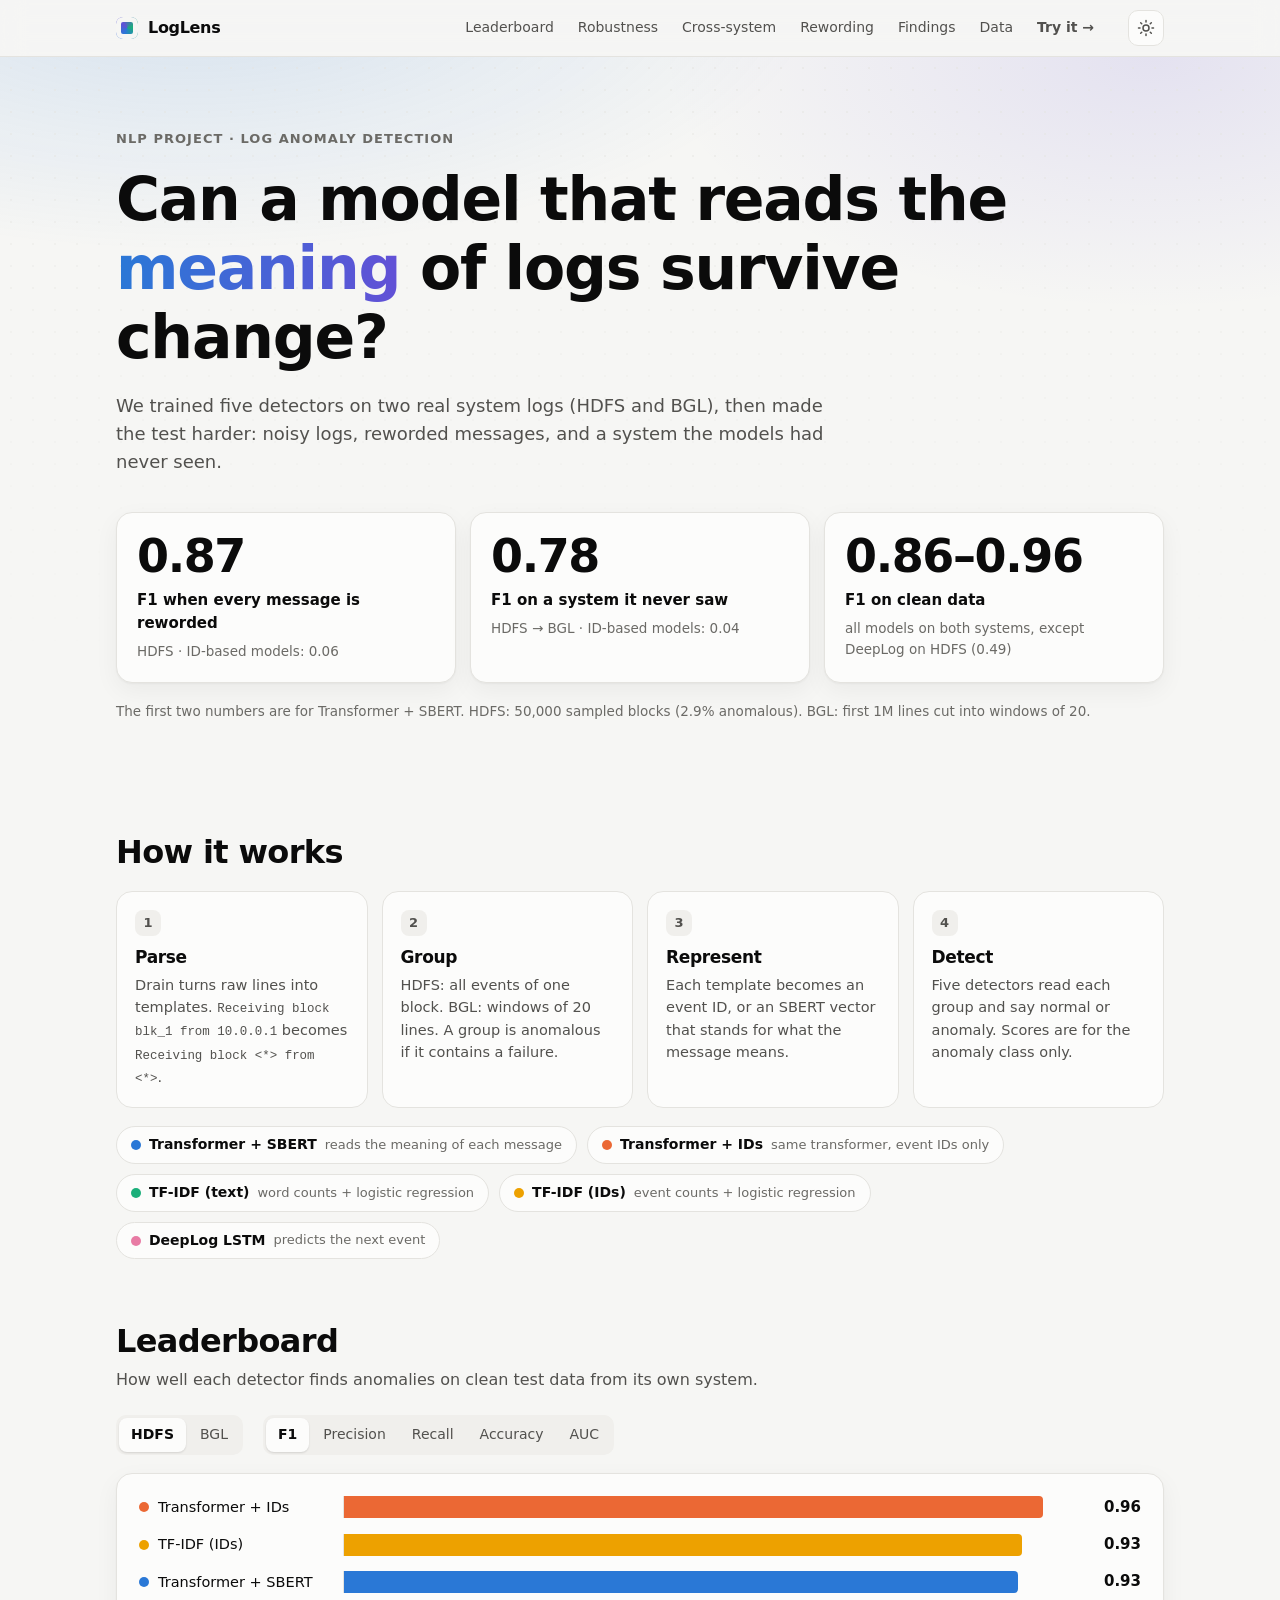
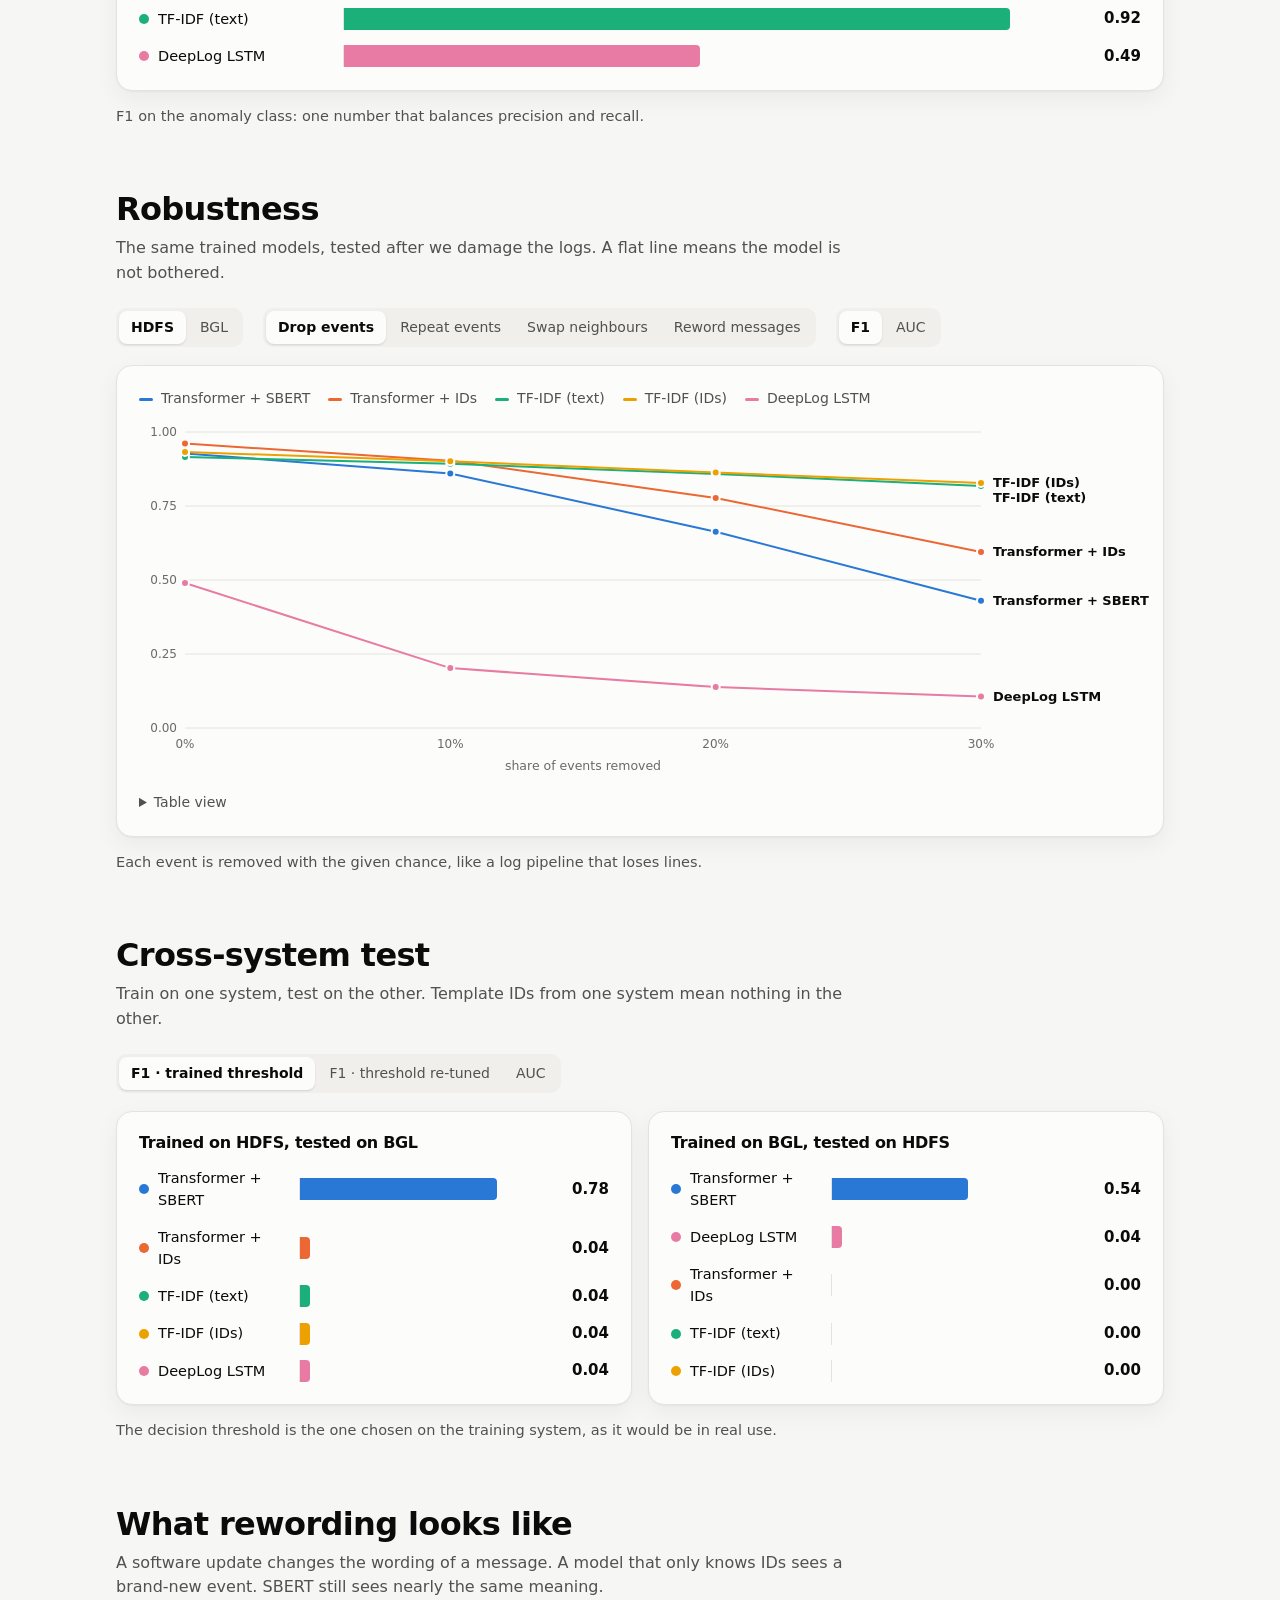
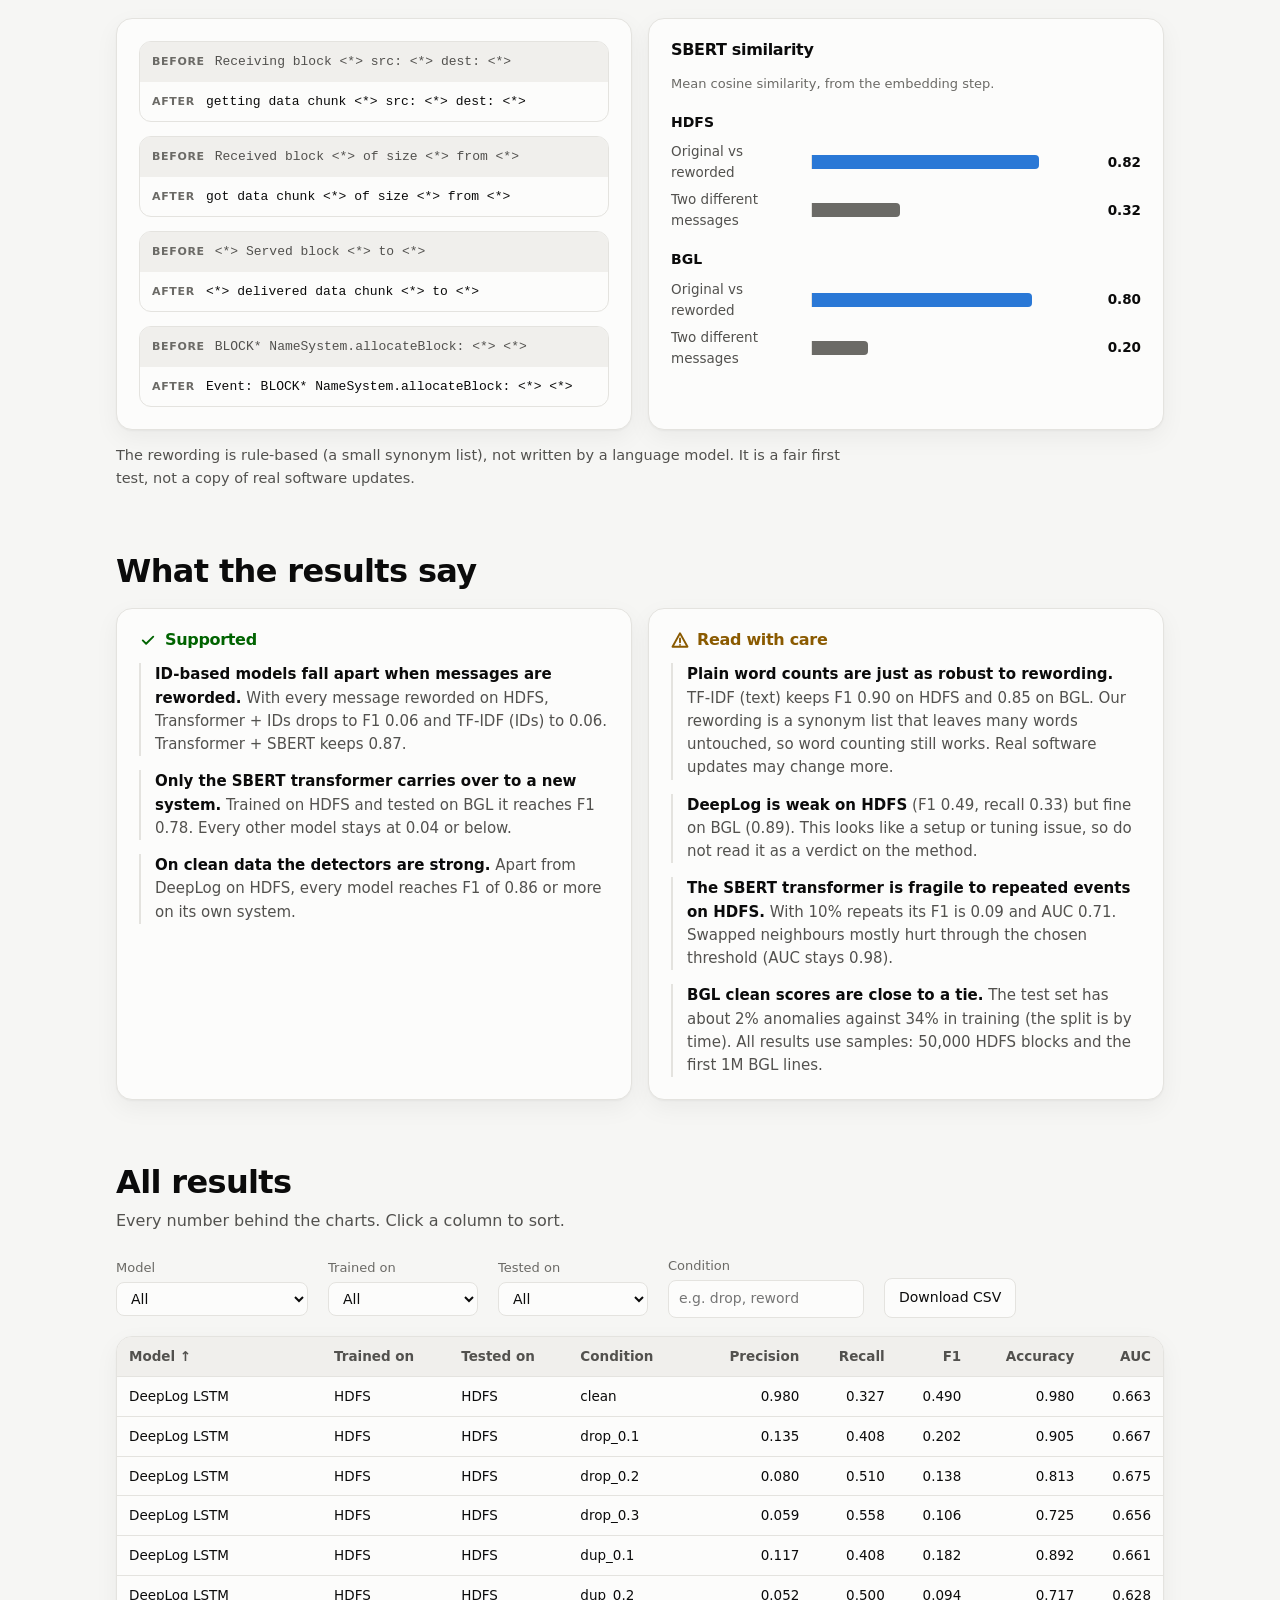
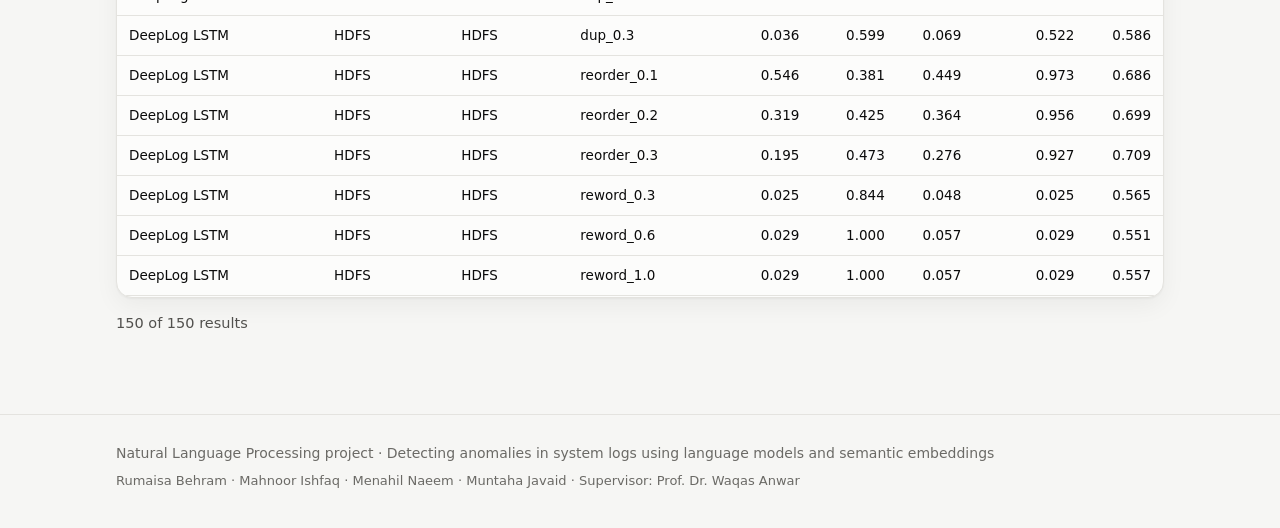
<file: app/index.html>
<!doctype html>
<html lang="en">
<head>
<meta charset="utf-8">
<meta name="viewport" content="width=device-width, initial-scale=1">
<title>LogLens</title>
<meta name="description" content="Results of log anomaly detection with language models and semantic embeddings.">
<link rel="stylesheet" href="style.css">
</head>
<body>

<header class="nav">
  <div class="nav-in">
    <a class="brand" href="#top"><span class="logo" aria-hidden="true"></span>LogLens</a>
    <nav>
      <a href="#leaderboard">Leaderboard</a>
      <a href="#robustness">Robustness</a>
      <a href="#cross">Cross-system</a>
      <a href="#rewording">Rewording</a>
      <a href="#findings">Findings</a>
      <a href="#data">Data</a>
      <a href="try.html"><b>Try it →</b></a>
    </nav>
    <button id="theme" class="icon-btn" type="button" aria-label="Switch theme" title="Switch theme">
      <svg viewBox="0 0 24 24" width="18" height="18" fill="none" stroke="currentColor" stroke-width="2" stroke-linecap="round"><circle cx="12" cy="12" r="4"/><path d="M12 2v2M12 20v2M4.9 4.9l1.4 1.4M17.7 17.7l1.4 1.4M2 12h2M20 12h2M4.9 19.1l1.4-1.4M17.7 6.3l1.4-1.4"/></svg>
    </button>
  </div>
</header>

<main id="top">

<section class="hero">
  <div class="wrap">
    <p class="eyebrow">NLP project · Log anomaly detection</p>
    <h1>Can a model that reads the <span class="grad">meaning</span> of logs survive change?</h1>
    <p class="lead">We trained five detectors on two real system logs (HDFS and BGL), then made the test harder: noisy logs, reworded messages, and a system the models had never seen.</p>
    <div class="tiles" id="tiles"></div>
    <p class="scale" id="scale"></p>
  </div>
</section>

<section class="wrap block" id="how">
  <h2>How it works</h2>
  <div class="steps">
    <div class="step"><span class="n">1</span><h3>Parse</h3><p>Drain turns raw lines into templates. <em>Receiving block blk_1 from 10.0.0.1</em> becomes <em>Receiving block &lt;*&gt; from &lt;*&gt;</em>.</p></div>
    <div class="step"><span class="n">2</span><h3>Group</h3><p>HDFS: all events of one block. BGL: windows of 20 lines. A group is anomalous if it contains a failure.</p></div>
    <div class="step"><span class="n">3</span><h3>Represent</h3><p>Each template becomes an event ID, or an SBERT vector that stands for what the message means.</p></div>
    <div class="step"><span class="n">4</span><h3>Detect</h3><p>Five detectors read each group and say normal or anomaly. Scores are for the anomaly class only.</p></div>
  </div>
  <div class="chips" id="model-chips"></div>
</section>

<section class="wrap block" id="leaderboard">
  <h2>Leaderboard</h2>
  <p class="sub">How well each detector finds anomalies on clean test data from its own system.</p>
  <div class="controls">
    <div id="seg-l-ds"></div>
    <div id="seg-l-metric"></div>
  </div>
  <div class="card"><div id="leader" class="hbars"></div></div>
  <p class="note" id="leader-note"></p>
</section>

<section class="wrap block" id="robustness">
  <h2>Robustness</h2>
  <p class="sub">The same trained models, tested after we damage the logs. A flat line means the model is not bothered.</p>
  <div class="controls">
    <div id="seg-r-ds"></div>
    <div id="seg-r-pert"></div>
    <div id="seg-r-metric"></div>
  </div>
  <div class="card">
    <div class="legend" id="r-legend"></div>
    <div id="r-chart" class="chart"></div>
    <details class="tview"><summary>Table view</summary><div id="r-table"></div></details>
  </div>
  <p class="note" id="r-note"></p>
</section>

<section class="wrap block" id="cross">
  <h2>Cross-system test</h2>
  <p class="sub">Train on one system, test on the other. Template IDs from one system mean nothing in the other.</p>
  <div class="controls"><div id="seg-c"></div></div>
  <div class="two">
    <div class="card"><h3 class="ph">Trained on HDFS, tested on BGL</h3><div id="c1" class="hbars"></div></div>
    <div class="card"><h3 class="ph">Trained on BGL, tested on HDFS</h3><div id="c2" class="hbars"></div></div>
  </div>
  <p class="note" id="c-note"></p>
</section>

<section class="wrap block" id="rewording">
  <h2>What rewording looks like</h2>
  <p class="sub">A software update changes the wording of a message. A model that only knows IDs sees a brand-new event. SBERT still sees nearly the same meaning.</p>
  <div class="two">
    <div class="card pairs">
      <div class="pair"><div class="before"><span class="tag">before</span>Receiving block &lt;*&gt; src: &lt;*&gt; dest: &lt;*&gt;</div><div class="after"><span class="tag">after</span>getting data chunk &lt;*&gt; src: &lt;*&gt; dest: &lt;*&gt;</div></div>
      <div class="pair"><div class="before"><span class="tag">before</span>Received block &lt;*&gt; of size &lt;*&gt; from &lt;*&gt;</div><div class="after"><span class="tag">after</span>got data chunk &lt;*&gt; of size &lt;*&gt; from &lt;*&gt;</div></div>
      <div class="pair"><div class="before"><span class="tag">before</span>&lt;*&gt; Served block &lt;*&gt; to &lt;*&gt;</div><div class="after"><span class="tag">after</span>&lt;*&gt; delivered data chunk &lt;*&gt; to &lt;*&gt;</div></div>
      <div class="pair"><div class="before"><span class="tag">before</span>BLOCK* NameSystem.allocateBlock: &lt;*&gt; &lt;*&gt;</div><div class="after"><span class="tag">after</span>Event: BLOCK* NameSystem.allocateBlock: &lt;*&gt; &lt;*&gt;</div></div>
    </div>
    <div class="card sim">
      <h3 class="ph">SBERT similarity</h3>
      <p class="mini">Mean cosine similarity, from the embedding step.</p>
      <div id="sim"></div>
    </div>
  </div>
  <p class="note">The rewording is rule-based (a small synonym list), not written by a language model. It is a fair first test, not a copy of real software updates.</p>
</section>

<section class="wrap block" id="findings">
  <h2>What the results say</h2>
  <div class="two">
    <div class="card">
      <h3 class="ph ok"><svg viewBox="0 0 24 24" width="18" height="18" fill="none" stroke="currentColor" stroke-width="2.5" stroke-linecap="round" stroke-linejoin="round"><path d="M5 12.5l4.5 4.5L19 7.5"/></svg>Supported</h3>
      <ul class="list" id="f-good"></ul>
    </div>
    <div class="card">
      <h3 class="ph warn"><svg viewBox="0 0 24 24" width="18" height="18" fill="none" stroke="currentColor" stroke-width="2.5" stroke-linecap="round" stroke-linejoin="round"><path d="M12 3l10 18H2z"/><path d="M12 10v5M12 18.5v.01"/></svg>Read with care</h3>
      <ul class="list" id="f-care"></ul>
    </div>
  </div>
</section>

<section class="wrap block" id="data">
  <h2>All results</h2>
  <p class="sub">Every number behind the charts. Click a column to sort.</p>
  <div class="controls filters">
    <label>Model <select id="f-model"></select></label>
    <label>Trained on <select id="f-train"></select></label>
    <label>Tested on <select id="f-test"></select></label>
    <label>Condition <input id="f-cond" type="search" placeholder="e.g. drop, reword"></label>
    <button id="csv" class="btn" type="button">Download CSV</button>
  </div>
  <div class="card tablecard"><div class="tscroll"><table id="tbl"></table></div></div>
  <p class="note" id="rowcount"></p>
</section>

</main>

<footer class="foot">
  <div class="wrap">
    <p>Natural Language Processing project · Detecting anomalies in system logs using language models and semantic embeddings</p>
    <p class="mini">Rumaisa Behram · Mahnoor Ishfaq · Menahil Naeem · Muntaha Javaid · Supervisor: Prof. Dr. Waqas Anwar</p>
  </div>
</footer>

<div id="tip" role="tooltip"></div>
<script src="data.js"></script>
<script src="app.js"></script>
</body>
</html>
</file>
<file: app/style.css>
:root {
  color-scheme: light;
  --bg: #f6f6f4;
  --surface: #fcfcfb;
  --surface-2: #f0efec;
  --ink: #0b0b0b;
  --ink-2: #52514e;
  --ink-3: #6b6a66;
  --line: #e4e3df;
  --shadow: 0 1px 2px rgba(11, 11, 11, .04), 0 8px 24px rgba(11, 11, 11, .05);
  --s1: #2a78d6;
  --s2: #eb6834;
  --s3: #1baf7a;
  --s4: #eda100;
  --s5: #e87ba4;
  --good: #006300;
  --warn: #8a5a00;
  --glow-a: rgba(42, 120, 214, .16);
  --glow-b: rgba(98, 80, 214, .12);
  --grad-a: #2a78d6;
  --grad-b: #6250d6;
}

@media (prefers-color-scheme: dark) {
  :root:where(:not([data-theme="light"])) {
    color-scheme: dark;
    --bg: #121211;
    --surface: #1a1a19;
    --surface-2: #232321;
    --ink: #f0efec;
    --ink-2: #c3c2b7;
    --ink-3: #9a998f;
    --line: #2d2d2a;
    --shadow: 0 1px 2px rgba(0, 0, 0, .3), 0 8px 24px rgba(0, 0, 0, .25);
    --s1: #3987e5;
    --s2: #d95926;
    --s3: #199e70;
    --s4: #c98500;
    --s5: #d55181;
    --good: #0ca30c;
    --warn: #fab219;
    --glow-a: rgba(57, 135, 229, .22);
    --glow-b: rgba(144, 133, 233, .16);
    --grad-a: #6da7ec;
    --grad-b: #9085e9;
  }
}

:root[data-theme="dark"] {
  color-scheme: dark;
  --bg: #121211;
  --surface: #1a1a19;
  --surface-2: #232321;
  --ink: #f0efec;
  --ink-2: #c3c2b7;
  --ink-3: #9a998f;
  --line: #2d2d2a;
  --shadow: 0 1px 2px rgba(0, 0, 0, .3), 0 8px 24px rgba(0, 0, 0, .25);
  --s1: #3987e5;
  --s2: #d95926;
  --s3: #199e70;
  --s4: #c98500;
  --s5: #d55181;
  --good: #0ca30c;
  --warn: #fab219;
  --glow-a: rgba(57, 135, 229, .22);
  --glow-b: rgba(144, 133, 233, .16);
  --grad-a: #6da7ec;
  --grad-b: #9085e9;
}

* { box-sizing: border-box; }
html { scroll-behavior: smooth; scroll-padding-top: 72px; }
body {
  margin: 0;
  background: var(--bg);
  color: var(--ink);
  font: 16px/1.55 Inter, system-ui, -apple-system, "Segoe UI", Roboto, sans-serif;
  -webkit-font-smoothing: antialiased;
}
.wrap { max-width: 1080px; margin: 0 auto; padding: 0 16px; }
h1, h2, h3 { line-height: 1.15; letter-spacing: -.02em; margin: 0; }
p { margin: 0; }
em { font-style: normal; font-family: ui-monospace, SFMono-Regular, Menlo, monospace; font-size: .86em; color: var(--ink-2); }

/* nav */
.nav {
  position: sticky; top: 0; z-index: 20;
  background: color-mix(in srgb, var(--bg) 80%, transparent);
  backdrop-filter: blur(12px);
  border-bottom: 1px solid var(--line);
}
.nav-in { max-width: 1080px; margin: 0 auto; padding: 0 16px; height: 56px; display: flex; align-items: center; gap: 24px; }
.brand { display: flex; align-items: center; gap: 10px; font-weight: 700; letter-spacing: -.02em; color: var(--ink); text-decoration: none; }
.logo { width: 22px; height: 22px; border-radius: 7px; background: conic-gradient(from 200deg, var(--s1), var(--grad-b), var(--s3), var(--s1)); box-shadow: inset 0 0 0 5px var(--bg); }
.nav nav { display: flex; gap: 4px; margin-left: auto; overflow-x: auto; scrollbar-width: none; }
.nav nav a { color: var(--ink-2); text-decoration: none; font-size: 14px; padding: 6px 10px; border-radius: 8px; white-space: nowrap; }
.nav nav a:hover { color: var(--ink); background: var(--surface-2); }
.icon-btn { border: 1px solid var(--line); background: var(--surface); color: var(--ink-2); width: 36px; height: 36px; border-radius: 10px; display: grid; place-items: center; cursor: pointer; flex: none; }
.icon-btn:hover { color: var(--ink); }

/* hero */
.hero {
  padding: 72px 0 56px;
  background:
    radial-gradient(900px 380px at 15% -10%, var(--glow-a), transparent 70%),
    radial-gradient(700px 360px at 90% 0%, var(--glow-b), transparent 70%);
  position: relative;
}
.hero::before {
  content: ""; position: absolute; inset: 0; pointer-events: none; opacity: .5;
  background-image: radial-gradient(var(--line) 1px, transparent 1px);
  background-size: 22px 22px;
  mask-image: linear-gradient(to bottom, #000, transparent 85%);
  -webkit-mask-image: linear-gradient(to bottom, #000, transparent 85%);
}
.hero .wrap { position: relative; }
.eyebrow { font-size: 13px; font-weight: 600; letter-spacing: .08em; text-transform: uppercase; color: var(--ink-3); margin-bottom: 16px; }
.hero h1 { font-size: clamp(34px, 6vw, 60px); max-width: 16em; font-weight: 800; }
.grad { background: linear-gradient(90deg, var(--grad-a), var(--grad-b)); -webkit-background-clip: text; background-clip: text; color: transparent; }
.lead { margin-top: 20px; max-width: 40em; font-size: 18px; color: var(--ink-2); }
.tiles { display: grid; grid-template-columns: repeat(3, 1fr); gap: 14px; margin-top: 36px; }
.tile { background: var(--surface); border: 1px solid var(--line); border-radius: 16px; padding: 20px; box-shadow: var(--shadow); }
.tile .big { font-size: clamp(32px, 5vw, 46px); font-weight: 800; letter-spacing: -.03em; line-height: 1; font-variant-numeric: tabular-nums; }
.tile .lab { margin-top: 10px; font-weight: 600; font-size: 15px; }
.tile .cmp { margin-top: 6px; font-size: 13.5px; color: var(--ink-3); }
.scale { margin-top: 18px; font-size: 13.5px; color: var(--ink-3); }

/* blocks */
.block { padding: 56px 16px 8px; }
.block h2 { font-size: clamp(24px, 3.4vw, 32px); font-weight: 750; }
.sub { margin-top: 8px; color: var(--ink-2); max-width: 46em; }
.note { margin-top: 14px; font-size: 14.5px; color: var(--ink-2); max-width: 52em; }
.mini { font-size: 13px; color: var(--ink-3); }
.card { background: var(--surface); border: 1px solid var(--line); border-radius: 16px; padding: 22px; box-shadow: var(--shadow); margin-top: 18px; }
.two { display: grid; grid-template-columns: 1fr 1fr; gap: 16px; }
.two .card { margin-top: 18px; }
.ph { font-size: 16px; font-weight: 700; margin-bottom: 14px; display: flex; align-items: center; gap: 8px; }
.ph.ok { color: var(--good); }
.ph.warn { color: var(--warn); }

/* steps */
.steps { display: grid; grid-template-columns: repeat(4, 1fr); gap: 14px; margin-top: 20px; }
.step { background: var(--surface); border: 1px solid var(--line); border-radius: 16px; padding: 18px; }
.step .n { display: inline-grid; place-items: center; width: 26px; height: 26px; border-radius: 8px; background: var(--surface-2); font-weight: 700; font-size: 13px; color: var(--ink-2); }
.step h3 { margin: 12px 0 6px; font-size: 17px; }
.step p { font-size: 14.5px; color: var(--ink-2); }
.chips { display: flex; flex-wrap: wrap; gap: 10px; margin-top: 18px; }
.chip { display: flex; align-items: center; gap: 8px; border: 1px solid var(--line); background: var(--surface); border-radius: 999px; padding: 7px 14px; font-size: 14px; }
.dot { width: 10px; height: 10px; border-radius: 50%; display: inline-block; flex: none; }

/* controls */
.controls { display: flex; flex-wrap: wrap; gap: 12px 20px; margin-top: 22px; align-items: center; }
.seg { display: inline-flex; background: var(--surface-2); border-radius: 10px; padding: 3px; gap: 2px; flex-wrap: wrap; }
.seg button { border: 0; background: transparent; color: var(--ink-2); font: inherit; font-size: 14px; padding: 6px 12px; border-radius: 8px; cursor: pointer; }
.seg button:hover { color: var(--ink); }
.seg button[aria-pressed="true"] { background: var(--surface); color: var(--ink); font-weight: 600; box-shadow: 0 1px 2px rgba(0, 0, 0, .12); }
.filters label { font-size: 13px; color: var(--ink-3); display: flex; flex-direction: column; gap: 4px; }
.filters select, .filters input { font: inherit; font-size: 14px; color: var(--ink); background: var(--surface); border: 1px solid var(--line); border-radius: 8px; padding: 7px 10px; min-width: 150px; }
.btn { font: inherit; font-size: 14px; border: 1px solid var(--line); background: var(--surface); color: var(--ink); border-radius: 8px; padding: 8px 14px; cursor: pointer; align-self: flex-end; }
.btn:hover { background: var(--surface-2); }

/* horizontal bars */
.hbars { display: flex; flex-direction: column; gap: 14px; }
.hrow { display: grid; grid-template-columns: 190px 1fr 56px; align-items: center; gap: 14px; }
.hrow .hlabel { display: flex; align-items: center; gap: 9px; font-size: 14.5px; }
.htrack { height: 22px; border-left: 1px solid var(--line); }
.hbar { height: 22px; border-radius: 0 4px 4px 0; width: 0; transition: width .6s cubic-bezier(.2, .8, .2, 1); }
.hrow:hover .hbar { filter: brightness(1.08); }
.hval { font-variant-numeric: tabular-nums; font-weight: 650; text-align: right; font-size: 15px; }
.two .hrow { grid-template-columns: 150px 1fr 48px; gap: 10px; }

/* line chart */
.legend { display: flex; flex-wrap: wrap; gap: 8px 18px; margin-bottom: 8px; }
.legend span { display: flex; align-items: center; gap: 8px; font-size: 14px; color: var(--ink-2); cursor: default; }
.legend i { width: 14px; height: 3px; border-radius: 2px; display: inline-block; }
.chart { width: 100%; }
.chart svg { display: block; width: 100%; height: auto; overflow: visible; }
.chart .grid { stroke: var(--line); stroke-width: 1; }
.chart .tick { fill: var(--ink-3); font-size: 12px; font-variant-numeric: tabular-nums; }
.chart .axis-title { fill: var(--ink-3); font-size: 12.5px; }
.chart .dlabel { fill: var(--ink); font-size: 13px; font-weight: 600; }
.chart .xh { stroke: var(--ink-3); stroke-width: 1; stroke-dasharray: 3 3; }
.chart .ser { transition: opacity .15s; }
.tview { margin-top: 14px; font-size: 14px; }
.tview summary { cursor: pointer; color: var(--ink-2); }
.tview table { margin-top: 10px; }

/* pairs and similarity */
.pairs { display: flex; flex-direction: column; gap: 14px; }
.pair { border: 1px solid var(--line); border-radius: 12px; overflow: hidden; font: 13px/1.5 ui-monospace, SFMono-Regular, Menlo, monospace; }
.pair > div { padding: 10px 12px; display: flex; gap: 10px; align-items: baseline; word-break: break-word; }
.pair .before { background: var(--surface-2); color: var(--ink-2); }
.tag { font: 600 11px/1 Inter, system-ui, sans-serif; letter-spacing: .06em; text-transform: uppercase; color: var(--ink-3); min-width: 44px; }
.sim .srow { margin-top: 18px; }
.sim .slab { font-size: 14px; font-weight: 600; margin-bottom: 8px; }
.sim .sbar { display: grid; grid-template-columns: 130px 1fr 44px; gap: 10px; align-items: center; font-size: 13.5px; color: var(--ink-2); margin-top: 6px; }
.sim .sbar .t { height: 14px; border-left: 1px solid var(--line); }
.sim .sbar .b { height: 14px; border-radius: 0 4px 4px 0; }
.sim .sbar b { color: var(--ink); font-variant-numeric: tabular-nums; text-align: right; }

/* findings */
.list { list-style: none; padding: 0; margin: 0; display: flex; flex-direction: column; gap: 14px; }
.list li { font-size: 15px; color: var(--ink-2); padding-left: 14px; border-left: 2px solid var(--line); }
.list li b { color: var(--ink); }

/* table */
.tablecard { padding: 0; overflow: hidden; }
.tscroll { overflow: auto; max-height: 560px; }
table { border-collapse: collapse; width: 100%; font-size: 13.5px; font-variant-numeric: tabular-nums; }
th, td { padding: 9px 12px; text-align: left; border-bottom: 1px solid var(--line); white-space: nowrap; }
td.num, th.num { text-align: right; }
thead th { position: sticky; top: 0; background: var(--surface-2); color: var(--ink-2); font-weight: 600; cursor: pointer; user-select: none; }
.tview th { position: static; cursor: default; }
tbody tr:hover { background: var(--surface-2); }

.foot { margin-top: 72px; border-top: 1px solid var(--line); padding: 28px 0 40px; color: var(--ink-3); font-size: 14px; }
.foot .mini { margin-top: 6px; }

#tip {
  position: fixed; z-index: 50; display: none; pointer-events: none;
  background: var(--surface); color: var(--ink); border: 1px solid var(--line);
  border-radius: 10px; padding: 10px 12px; font-size: 13px; box-shadow: var(--shadow);
  max-width: 280px;
}
#tip b { display: block; margin-bottom: 6px; }
#tip .tr { display: flex; justify-content: space-between; gap: 16px; align-items: center; margin-top: 3px; }
#tip .tr span { display: flex; align-items: center; gap: 7px; color: var(--ink-2); }
#tip .tr em { font-family: inherit; font-size: inherit; color: var(--ink); font-weight: 600; }

@media (max-width: 860px) {
  .tiles { grid-template-columns: 1fr; }
  .steps { grid-template-columns: 1fr 1fr; }
  .two { grid-template-columns: 1fr; }
  .nav nav { display: none; }
  .nav-in { justify-content: space-between; }
  .hrow { grid-template-columns: 1fr 48px; grid-template-areas: "l v" "t t"; gap: 6px 12px; }
  .hrow .hlabel { grid-area: l; }
  .hrow .hval { grid-area: v; }
  .hrow .htrack { grid-area: t; }
  .two .hrow { grid-template-columns: 1fr 48px; }
}
@media (max-width: 520px) {
  .steps { grid-template-columns: 1fr; }
  .hero { padding-top: 48px; }
  .card { padding: 16px; }
}
@media (prefers-reduced-motion: reduce) {
  html { scroll-behavior: auto; }
  .hbar { transition: none; }
}
</file>
